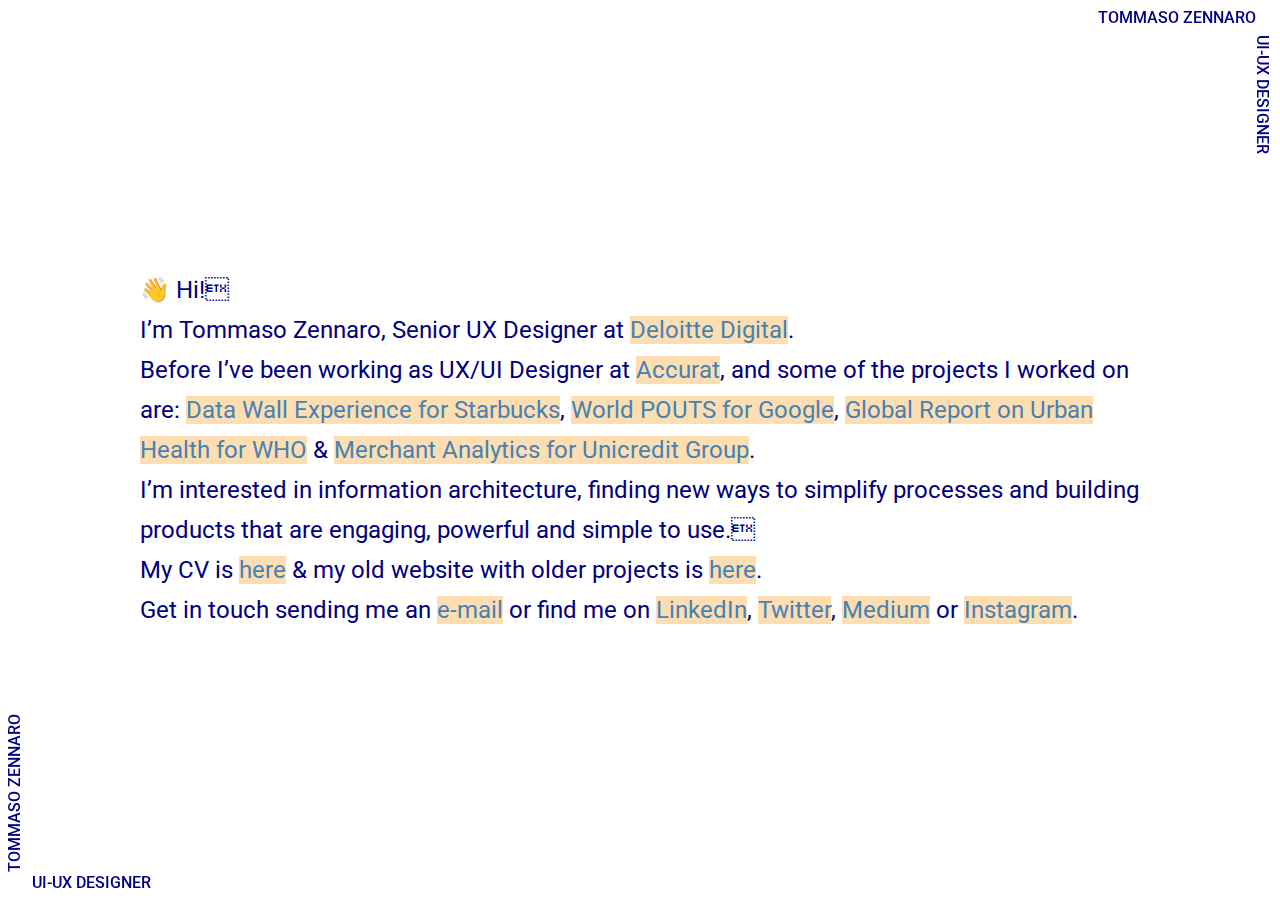
<file: index.html>
<!DOCTYPE html>
<!--[if lte IE 6]><html class="preIE7 preIE8 preIE9"><![endif]-->
<!--[if IE 7]><html class="preIE8 preIE9"><![endif]-->
<!--[if IE 8]><html class="preIE9"><![endif]-->
<!--[if gte IE 9]><!--><html><!--<![endif]-->
  <head>
    <meta charset="UTF-8">
  <meta http-equiv="X-UA-Compatible" content="IE=edge,chrome=1">
    <title>Tommaso Zennaro &mdash; UI&#8209;UX Designer</title>
  <meta name="author" content="name">
  <meta name="description" content="description here">
  <meta name="keywords" content="keywords,here">

  <link rel="shortcut icon" href="favicon.ico" type="image/vnd.microsoft.icon">
  <link href="https://fonts.googleapis.com/css?family=Roboto:400,500" rel="stylesheet"> 
  <link rel="stylesheet" href="./css/homepageNew.css" type="text/css">
  </head>
  <body>
    <div class="corner" id="rightHorizontal">TOMMASO ZENNARO</div>
    <div class="corner" id="rightVertical">UI&#8209;UX DESIGNER</div>
    <div id="mainContainer">
      <div id="mainContent">
        👋 Hi!<br/>
        I’m Tommaso Zennaro, Senior UX Designer at <a target="_blank" href="https://www2.deloitte.com/it/it/pages/strategy-operations/topics/customer-and-marketing.html">Deloitte Digital</a>.<br/>
        Before I’ve been working as UX/UI Designer at <a target="_blank" href="https://www.accurat.it">Accurat</a>, and some of the projects I worked on are:
        <a target="_blank" id="starbucks" href="https://www.accurat.it/work/starbucks/">Data Wall Experience for Starbucks<div id="starbucksImg"></div></a>, <a target="_blank" id="worldpotus" href="https://www.accurat.it/work/worldpotus/">World POUTS for Google<div id="worldpotusImg"></div></a>, <a target="_blank" id="who" href="https://www.accurat.it/work/urban-health/">Global Report on Urban Health for WHO<div id="whoImg"></div></a> & <a target="_blank" id="merchant" href="https://www.accurat.it/work/merchant-analytics/">Merchant Analytics for Unicredit Group<div id="merchantImg"></div></a>.<br/>
        I’m interested in information architecture, finding new ways to simplify processes and building products that are engaging, powerful and simple to use.<br/>
        My CV is <a target="_blank" href="https://www.dropbox.com/s/izxx737fwck7c55/tommaso_zennaro-cv_2020.pdf?dl=0">here</a> &amp; my old website with older projects is <a target="_blank" id="oldsite" href="https://www.tomzen.net/old.html">here<div id="oldsiteImg"></div></a>.<br/>
        Get in touch sending me an <a href="mailto:info@tomzen.net">e-mail</a> or find me on <a target="_blank" href="https://www.linkedin.com/in/tomzen">LinkedIn</a>, <a target="_blank" href="https://www.twitter.com/tioemme">Twitter</a>, <a target="_blank" href="https://medium.com/@tomzen">Medium</a> or <a target="_blank" href="https://www.instagram.com/tom_zeta/">Instagram</a>.
      </div>
    </div>
    <div class="corner" id="leftHorizontal">UI&#8209;UX DESIGNER</div>
    <div class="corner" id="leftVertical">TOMMASO ZENNARO</div>
  </body>
</html>
</file>
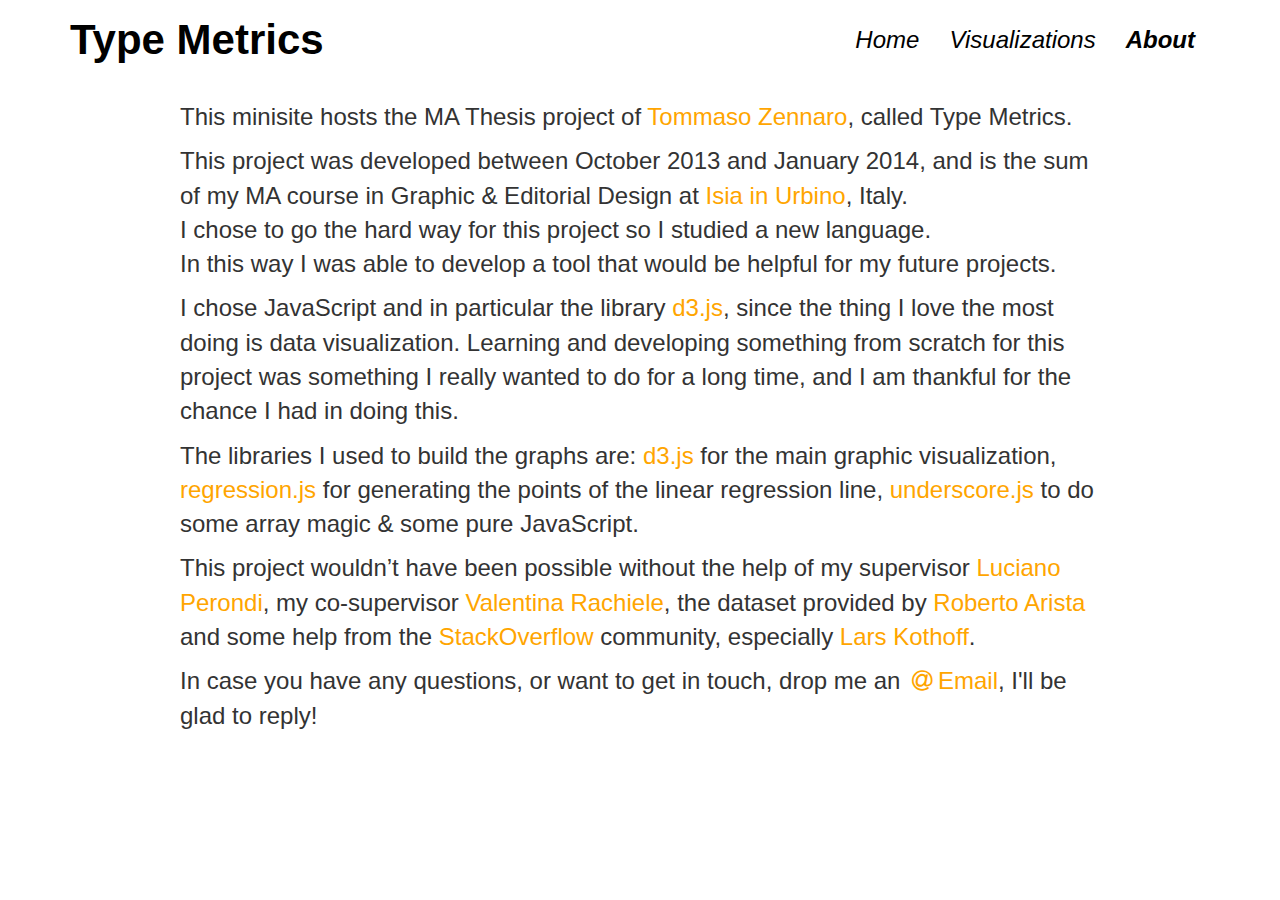
<file: SUBDOMAINS/typemetrics/about.html>
<!DOCTYPE html>
<html lang="en">
<head>
    <meta charset="utf-8">
    <meta http-equiv="X-UA-Compatible" content="IE=edge">
    <meta name="viewport" content="width=device-width, initial-scale=1">
    <meta name="description" content="Type metrics data visualization by Tommaso Zennaro. MA Thesis project developed at ISIA Urbino in 2013.">
    <meta name="author" content="Tommaso Zennaro">
    <link rel="shortcut icon" href="./img/favicon.ico">

    <!-- Image for preview -->
    <link rel="image_src" href="http://tomzen.net/img/portfolio/typemetrics.png" />
    <meta property="og:image" content="http://tomzen.net/img/portfolio/typemetrics.png"/>
    <meta property="og:image:secure_url" content="https://tomzen.net/img/portfolio/typemetrics.png" />

    <title>Type Metrics &#8212; About</title>

    <!-- Bootstrap core CSS -->
    <link rel="stylesheet" href="https://maxcdn.bootstrapcdn.com/bootstrap/3.3.4/css/bootstrap.min.css">

    <!-- Custom styles for this template -->
    <link rel="stylesheet" href="./css/main.css">
    <link rel="stylesheet" href="https://maxcdn.bootstrapcdn.com/font-awesome/4.3.0/css/font-awesome.min.css">

    <!-- HTML5 shim and Respond.js IE8 support of HTML5 elements and media queries -->
    <!--[if lt IE 9]>
      <script src="https://oss.maxcdn.com/libs/html5shiv/3.7.0/html5shiv.js"></script>
      <script src="https://oss.maxcdn.com/libs/respond.js/1.4.2/respond.min.js"></script>
    <![endif]-->
</head>
<body>
    <nav class="navbar navbar-default navbar-fixed-top" id="navbar-main">
    <div class="container">
        <div class="navbar-header">
            <button type="button" class="navbar-toggle collapsed" data-toggle="collapse" data-target="#bs-example-navbar-collapse-2">
                <span class="sr-only">Toggle navigation</span>
                <span class="icon-bar"></span>
                <span class="icon-bar"></span>
                <span class="icon-bar"></span>
            </button>
            <a class="navbar-brand" href="#">Type Metrics</a>
        </div>

        <div class="collapse navbar-collapse navbar-right" id="bs-example-navbar-collapse-2">
            <ul class="nav navbar-nav">
                <li><a href="./home.html">Home</a></li>
                <li><a href="./visualizations.html">Visualizations</a></li>
<!--                <li><a href="./explanations.html">Explanations</a></li>-->
                <li><a href="./about.html"><b>About</b></a></li>
            </ul>
        </div>
    </div>
    </nav>

    <div class="container">
        <div class="col-xs-12 col-sm-12 col-md-offset-1 col-md-10 col-lg-offset-1 col-lg-10 textPar firstPar">
        <p>This minisite hosts the MA Thesis project of <a href="http://www.tomzen.net" target="_blank">Tommaso Zennaro</a>, called Type Metrics.</p>
        <p>This project was developed between October 2013 and January 2014, and is the sum of my MA course in Graphic &amp; Editorial Design at <a href="http://www.isiaurbino.net" target="_blank">Isia in Urbino</a>, Italy.<br>I chose to go the hard way for this project so I studied a new language.<br>In this way I was able to develop a tool that would be helpful for my future projects.</p><p>I chose JavaScript and in particular the library <a href="http://d3js.org" target="_blank">d3.js</a>, since the thing I love the most doing is data visualization. Learning and developing something from scratch for this project was something I really wanted to do for a long time, and I am thankful for the chance I had in doing this.</p>
        <p>The libraries I used to build the graphs are: <a href="http://d3js.org" target="_blank">d3.js</a> for the main graphic visualization, <a href="https://github.com/Tom-Alexander/regression-js" target="_blank">regression.js</a> for generating the points of the linear regression line, <a href="http://underscorejs.org" target="_blank">underscore.js</a> to do some array magic &amp; some pure JavaScript.</p><p>This project wouldn&#8217;t have been possible without the help of my supervisor <a href="http://www.molotro.com/" target="_blank">Luciano Perondi</a>, my co-supervisor <a href="http://alongbraid.com/home/" target="_blank">Valentina Rachiele</a>, the dataset provided by <a href="http://www.robertoarista.it" target="_blank">Roberto Arista</a> and some help from the <a href="http://stackoverflow.com/" target="_blank">StackOverflow</a> community, especially <a href="http://www.larsko.org/HomePage" target="_blank" itemprop="contributor">Lars Kothoff</a>.</p>
        <p>In case you have any questions, or want to get in touch, drop me an <a href="mailto:info@tomzen.net?Subject=Hello!"><i class="fa fa-at fa-fw" aria-hidden="true"></i>Email</a>, I'll be glad to reply!</p>
        </div>
    </div>
    <!-- Bootstrap core JavaScript -->
    <!-- Placed at the end of the document so the pages load faster -->
    <script src="https://ajax.googleapis.com/ajax/libs/jquery/1.11.0/jquery.min.js" type="text/javascript"></script>
    <script src="https://maxcdn.bootstrapcdn.com/bootstrap/3.3.4/js/bootstrap.min.js" type="text/javascript"></script>
</body>
</html>
</file>
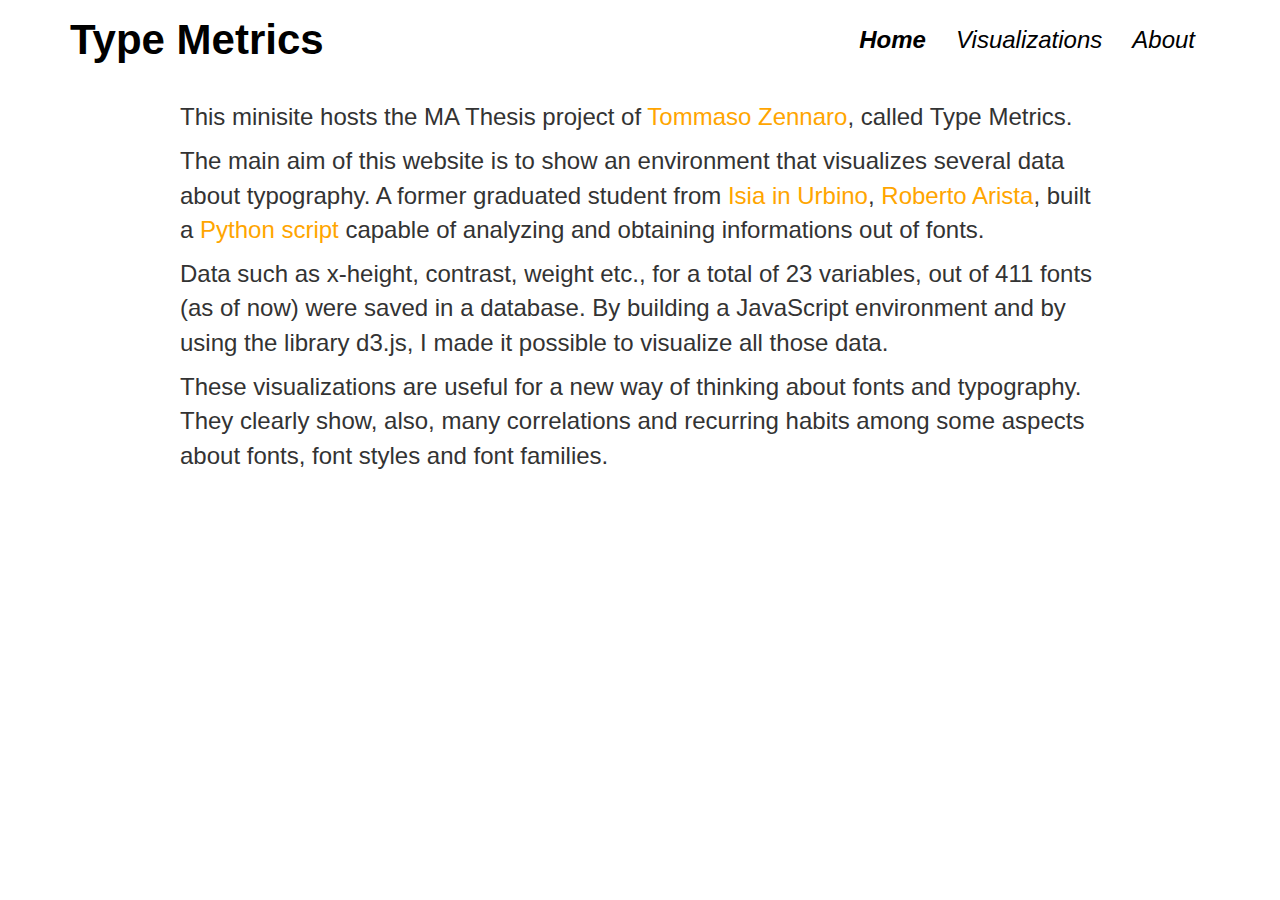
<file: SUBDOMAINS/typemetrics/home.html>
<!DOCTYPE html>
<html lang="en">
<head>
    <meta charset="utf-8">
    <meta http-equiv="X-UA-Compatible" content="IE=edge">
    <meta name="viewport" content="width=device-width, initial-scale=1">
    <meta name="description" content="Type metrics data visualization by Tommaso Zennaro. MA Thesis project developed at ISIA Urbino in 2013.">
    <meta name="author" content="Tommaso Zennaro">
    <link rel="shortcut icon" href="./img/favicon.ico">

    <!-- Image for preview -->
    <link rel="image_src" href="http://tomzen.net/img/portfolio/typemetrics.png" />
    <meta property="og:image" content="http://tomzen.net/img/portfolio/typemetrics.png"/>
    <meta property="og:image:secure_url" content="https://tomzen.net/img/portfolio/typemetrics.png" />

    <title>Type Metrics &#8212; Home</title>

    <!-- Bootstrap core CSS -->
    <link rel="stylesheet" href="https://maxcdn.bootstrapcdn.com/bootstrap/3.3.4/css/bootstrap.min.css">

    <!-- Custom styles for this template -->
    <link rel="stylesheet" href="./css/main.css">
    <link rel="stylesheet" href="https://maxcdn.bootstrapcdn.com/font-awesome/4.3.0/css/font-awesome.min.css">

    <!-- HTML5 shim and Respond.js IE8 support of HTML5 elements and media queries -->
    <!--[if lt IE 9]>
      <script src="https://oss.maxcdn.com/libs/html5shiv/3.7.0/html5shiv.js"></script>
      <script src="https://oss.maxcdn.com/libs/respond.js/1.4.2/respond.min.js"></script>
    <![endif]-->
</head>
<body>
    <nav class="navbar navbar-default navbar-fixed-top" id="navbar-main">
    <div class="container">
        <div class="navbar-header">
            <button type="button" class="navbar-toggle collapsed" data-toggle="collapse" data-target="#bs-example-navbar-collapse-2">
                <span class="sr-only">Toggle navigation</span>
                <span class="icon-bar"></span>
                <span class="icon-bar"></span>
                <span class="icon-bar"></span>
            </button>
            <a class="navbar-brand" href="#">Type Metrics</a>
        </div>

        <div class="collapse navbar-collapse navbar-right" id="bs-example-navbar-collapse-2">
            <ul class="nav navbar-nav">
                <li><a href="./home.html"><b>Home</b></a></li>
                <li><a href="./visualizations.html">Visualizations</a></li>
<!--                <li><a href="./explanations.html">Explanations</a></li>-->
                <li><a href="./about.html">About</a></li>
            </ul>
        </div>
    </div>
    </nav>

    <div class="container">
        <div class="col-xs-12 col-sm-12 col-md-offset-1 col-md-10 col-lg-offset-1 col-lg-10 textPar firstPar">
        <p>This minisite hosts the MA Thesis project of <a href="http://www.tomzen.net" target="_blank">Tommaso Zennaro</a>, called Type Metrics.</p>
        <p>The main aim of this website is to show an environment that visualizes several data about typography.
            A former graduated student from <a href="http://www.isiaurbino.net" target="_blank">Isia in Urbino</a>, <a href="http://www.robertoarista.it" target="_blank">Roberto Arista</a>, built a <a href="https://github.com/roberto-arista/typeStats" target="_blank">Python script</a> capable of analyzing and obtaining informations out of fonts.</p>
        <p>Data such as x-height, contrast, weight etc., for a total of 23 variables, out of 411 fonts (as of now) were saved in a database. By building a JavaScript environment and by using the library d3.js, I made it possible to visualize all those data.</p>
        <p>These visualizations are useful for a new way of thinking about fonts and typography. They clearly show, also, many correlations and recurring habits among some aspects about fonts, font styles and font families.</p>
        </div>
    </div>
    <!-- Bootstrap core JavaScript -->
    <!-- Placed at the end of the document so the pages load faster -->
    <script src="https://ajax.googleapis.com/ajax/libs/jquery/1.11.0/jquery.min.js" type="text/javascript"></script>
    <script src="https://maxcdn.bootstrapcdn.com/bootstrap/3.3.4/js/bootstrap.min.js" type="text/javascript"></script>
</body>
</html>
</file>
<file: css/homepageNew.css>
@media screen and (max-width: 499px) {
    #mainContent {
        width: 90%;
        font-size: 1.5rem;
        line-height: 2rem;
    }
    .corner {
        font-size: 0.5rem;
    }
    #rightVertical {
        top: 1.5rem;
        right: 1.5rem;
    }
    #leftVertical {
        visibility: hidden;
    }
    #leftHorizontal {
        visibility: hidden;
    }
}

@media screen and (min-width: 500px) and (max-width: 999px) {
    #mainContent {
        width: 80%;
        font-size: 1.5rem;
        line-height: 2.5rem;
    }
    .corner {
        font-size: 0.75rem;
    }
    #rightVertical {
        top: 1.5rem;
        right: 1.5rem;
    }
    #leftVertical {
        left: 1.5rem;
        bottom: 1.75rem;
    }
}

@media screen and (min-width: 1000px) {
    #mainContent {
        width: 80%;
        font-size: 1.5rem;
        line-height: 2.5rem;
    }
    .corner {
        font-size: 1rem;
    }
    #rightVertical {
        right: -5.75rem;
        top: 1rem;
        transform-origin: 0 100%;
        transform: rotateZ(90deg);
    }
    #leftVertical {
        transform-origin: 0 100%;
        transform: rotateZ(-90deg);
        left: 1.5rem;
        bottom: 1.75rem;
        visibility: visible;
    }
    #leftHorizontal {
        visibility: visible;
    }
} 

html, body {
    height: 100%;
}
body {
    margin: 0;
    color: #000080;
}


#starbucksImg {
    background: url("../imgNew/starbucks.png");
}
#worldpotusImg {
    background: url("../imgNew/worldpotus.png");
}
#whoImg {
    background: url("../imgNew/who.png");
}
#merchantImg {
    background: url("../imgNew/merchant.png");
}
#oldsiteImg {
    background: url("../imgNew/oldsite.png");
}

#starbucksImg, #worldpotusImg, #whoImg, #merchantImg, #oldsiteImg {
    display: block;
    opacity: 0;
    width: 100vw;
    height: 100vh;
    position: absolute;
    top: 0;
    left: 0;
    z-index: -1;
    transition: opacity .35s ease-out;
    background-repeat: no-repeat;
    background-size: 105%;
}

a {
    color: #4682B4;
    background-color: #fdddb2;
    text-decoration: none;
}

a:visited {
    color: #aaa;
}

a:hover {
    color: #FF4500;
}

#starbucks:hover #starbucksImg {
    display: block;
    opacity: 1;
}

#worldpotus:hover #worldpotusImg {
    display: block;
    opacity: 1;
}

#who:hover #whoImg {
    display: block;
    opacity: 1;
}

#merchant:hover #merchantImg {
    display: block;
    opacity: 1;
}

#oldsite:hover #oldsiteImg {
    display: block;
    opacity: 1;
}

.corner {
    font-family: 'Roboto', serif;
    font-weight: 500;
}

#rightHorizontal {
    position: fixed;
    top: 0.5rem;
    right: 1.5rem;
}

#mainContainer {
    height: 100%;
    padding: 0;
    margin: 0;
    display: flex;
    justify-content: center;
    overflow-y: auto;
    -webkit-overflow-scrolling: touch;
}

#mainContent {
    /* align it vertically */
    margin: auto 0;
    max-width: 1000px; 
    padding: 0;
    font-family: 'Roboto', serif;
    font-weight: 400;
}

#rightVertical {
    display: block;
    position: fixed;
    text-align: end;
}

#leftHorizontal {
    position: fixed;
    bottom: 0.5rem;
    left: 2rem;
}

#leftVertical {
    display: block;
    position: fixed;
    text-align: end;
}
</file>
<file: SUBDOMAINS/typemetrics/css/main.css>
/* Generated by less 2.4.0 */
body {
  font-size: 12px;
  background-color: #ffffff;
}
body a {
  color: orange;
}
body a:hover {
  color: black;
  text-decoration: underline;
}
.navbar {
  padding-top: 15px;
  background-color: #ffffff;
  border: none;
}
.navbar .navbar-brand {
  color: black;
  font-weight: bold;
  font-size: 3.5em;
}
.navbar .navbar-brand:hover {
  color: #404040;
  text-decoration: underline;
}
.navbar .navbar-nav li a {
  color: black;
  font-size: 2em;
  font-style: italic;
  vertical-align: bottom;
}
.navbar .navbar-nav li a:hover {
  text-decoration: underline;
  background-color: #f9f9f9;
}
.firstPar {
  margin-top: 100px;
}
.textPar {
  font-size: 2em;
}
.textPar blockquote {
  font-size: 0.75em;
}
.popover {
  box-shadow: none;
  width: 250px;
}
.legendPopover {
  cursor: pointer;
}
#svg-scatterplot-container {
  padding: 0;
  border-radius: 0.5%;
  background-color: #fff;
}
#svg-scatterplot-container #tempLine {
  stroke: #000;
}
#svg-scatterplot-container .axis path,
#svg-scatterplot-container .axis line {
  fill: none;
  stroke: black;
}
#svg-scatterplot-container .axis text {
  font-family: sans-serif;
  font-size: 10px;
}
#svg-scatterplot-legend {
  margin-top: 30px;
}
#svg-scatterplot-legend a {
  color: orange;
}
#svg-scatterplot-legend .dropdown {
  font-size: 1.15em;
  margin: 0px;
  margin-bottom: 15px;
}
#svg-scatterplot-legend .btn {
  width: 100%;
}
#svg-scatterplot-legend .dropdown-header {
  text-align: center;
}
#svg-scatterplot-legend .dropdown-menu {
  width: 100%;
}
#svg-scatterplot-legend ul {
  padding-left: 10px;
  box-shadow: none;
  height: auto;
  max-height: 250px;
  overflow-x: hidden;
}
#svg-scatterplot-legend #circleColorLegend span {
  text-align: center;
  width: 100%;
  display: block;
}
#svg-scatterplot-legend #circleColorLegend span i,
#svg-scatterplot-legend #circleColorLegend span p {
  margin-bottom: 0px;
  display: inline-block;
  text-align: center;
}
#svg-scatterplot-legend #circleColorLegend span p {
  width: 80%;
}
#svg-scatterplot-legend #styleCheckLegend span {
  text-align: center;
  width: 100%;
  display: block;
}
#svg-scatterplot-legend #styleCheckLegend span i,
#svg-scatterplot-legend #styleCheckLegend span p {
  margin-bottom: 0px;
  display: inline-block;
  text-align: center;
}
#svg-scatterplot-legend #styleCheckLegend span p {
  width: 33%;
}
#svg-scatterplot-legend #styleCheckLegend span #checkLeft {
  text-align: left;
}
#svg-scatterplot-legend #styleCheckLegend span #checkRight {
  text-align: right;
}
#svg-scatterplot-legend #styleCheckLegend #styleCheckLegendHeader {
  font-size: 1.15em;
}
#svg-histogram-legend {
  margin-top: 25px;
  margin-bottom: 0;
}
#svg-histogram-legend a {
  color: orange;
}
#svg-histogram-legend .dropdown {
  margin: 0px;
  margin-bottom: 15px;
}
#svg-histogram-legend .btn {
  width: 100%;
}
#svg-histogram-legend .dropdown-header {
  text-align: center;
}
#svg-histogram-legend .dropdown-menu {
  width: 100%;
}
#svg-histogram-legend ul {
  padding-left: 10px;
  box-shadow: none;
  height: auto;
  max-height: 250px;
  overflow-x: hidden;
}
#svg-histogram-legend #histogramSliderContainer span {
  text-align: center;
  width: 100%;
  display: block;
  margin-bottom: 15px;
}
#svg-histogram-legend #histogramSliderContainer span i,
#svg-histogram-legend #histogramSliderContainer span p {
  margin: 0px;
  display: inline-block;
  text-align: center;
}
#svg-histogram-legend #histogramSliderContainer span p {
  width: 80%;
}
#svg-histogram-legend #histogramLineSelector span {
  text-align: center;
  width: 100%;
  display: block;
}
#svg-histogram-legend #histogramLineSelector span input,
#svg-histogram-legend #histogramLineSelector span p {
  margin: 0px;
  display: inline-block;
  text-align: center;
}
#svg-histogram-legend #histogramLineSelector span .fontLineType {
  margin-left: 5px;
}
#svg-histogram-legend #histogramLineSelector span #fontLineTypeSans {
  color: #32CD32;
}
#svg-histogram-legend #histogramLineSelector span #fontLineTypeSerif {
  color: #DC143C;
}
#svg-histogram-container {
  border-radius: 0.5%;
  background-color: #fff;
}
#svg-histogram-container .y.axis .domain {
  visibility: hidden;
}
#svg-histogram-container .y.axis line {
  stroke: #777;
  stroke-dasharray: 3,3;
  stroke-width: 0.5;
}
#svg-histogram-container .y.axis .label {
  font-size: 12px;
  padding-left: 20px;
}
#svg-histogram-container .axis path,
#svg-histogram-container .x.axis line {
  fill: none;
  stroke: #4D4F53;
  stroke-width: 1px;
}
#svg-histogram-container .axis text {
  font-size: 10px;
}
</file>
